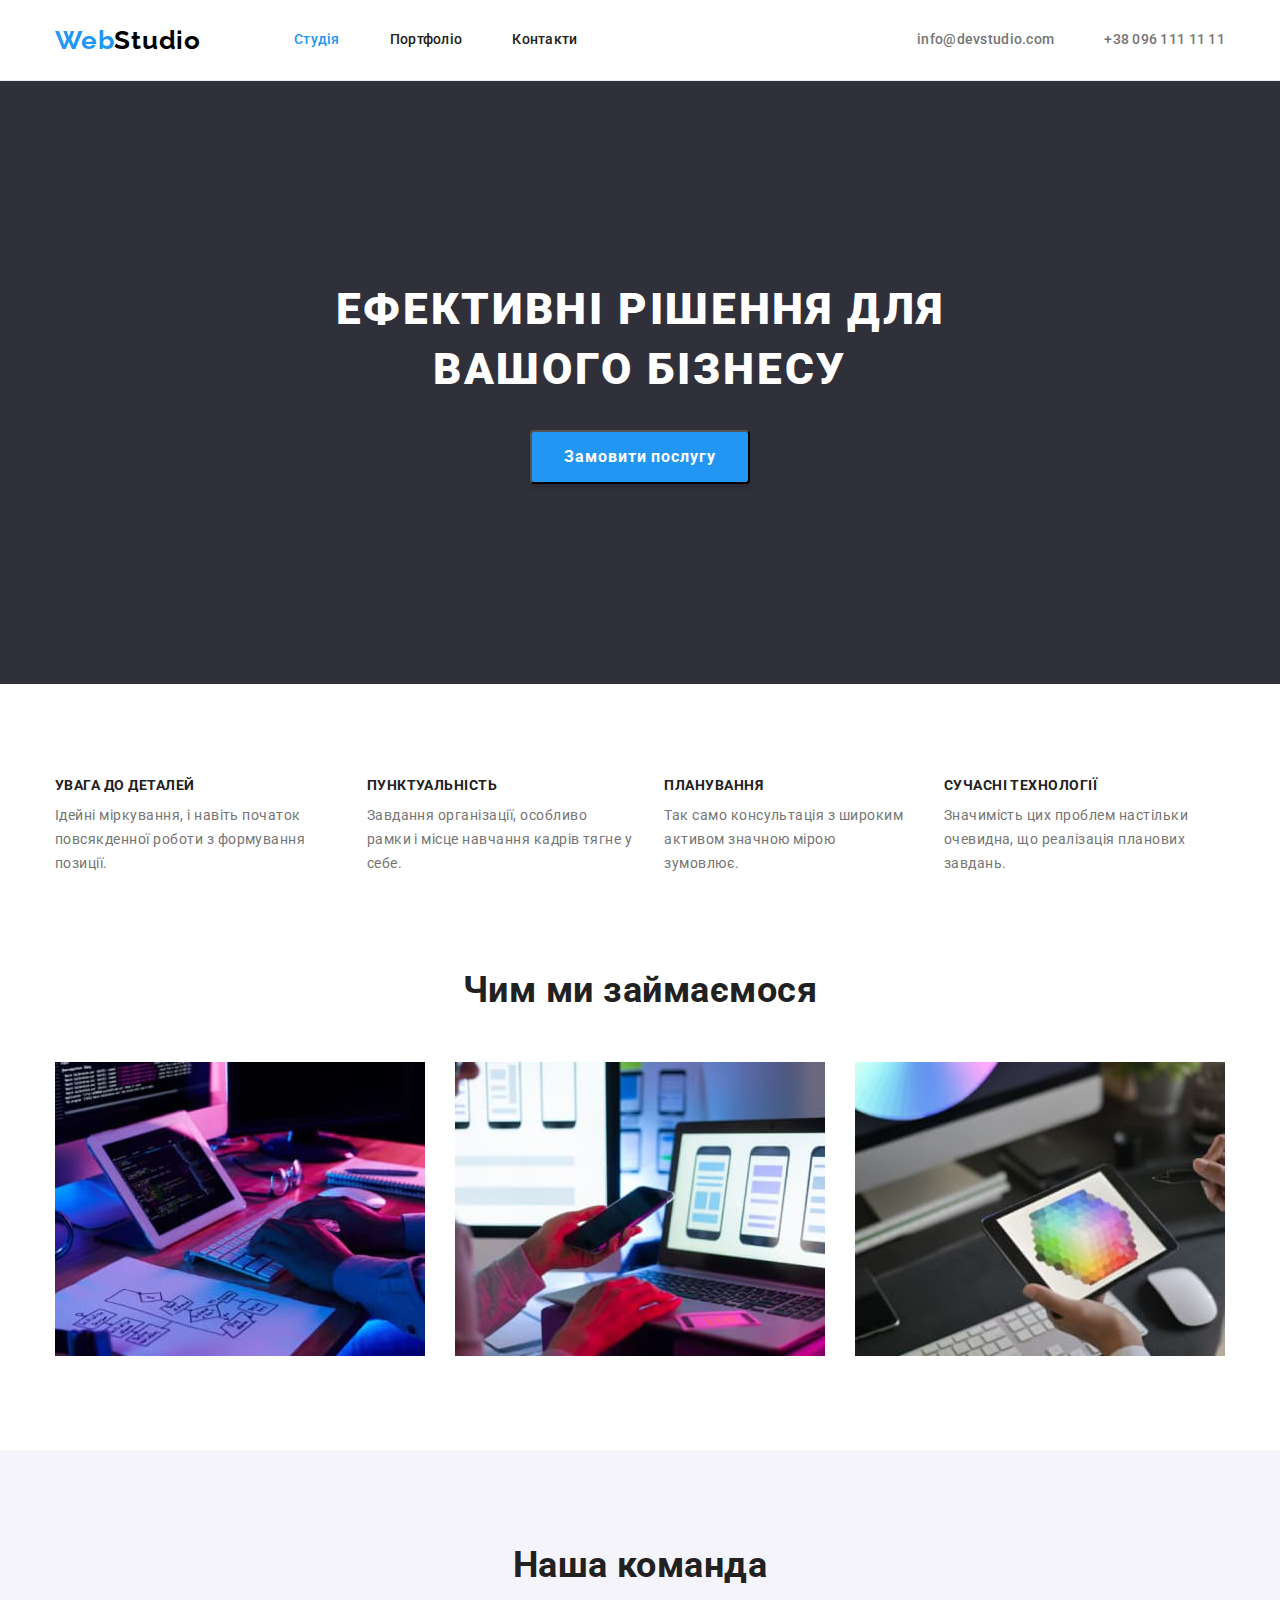
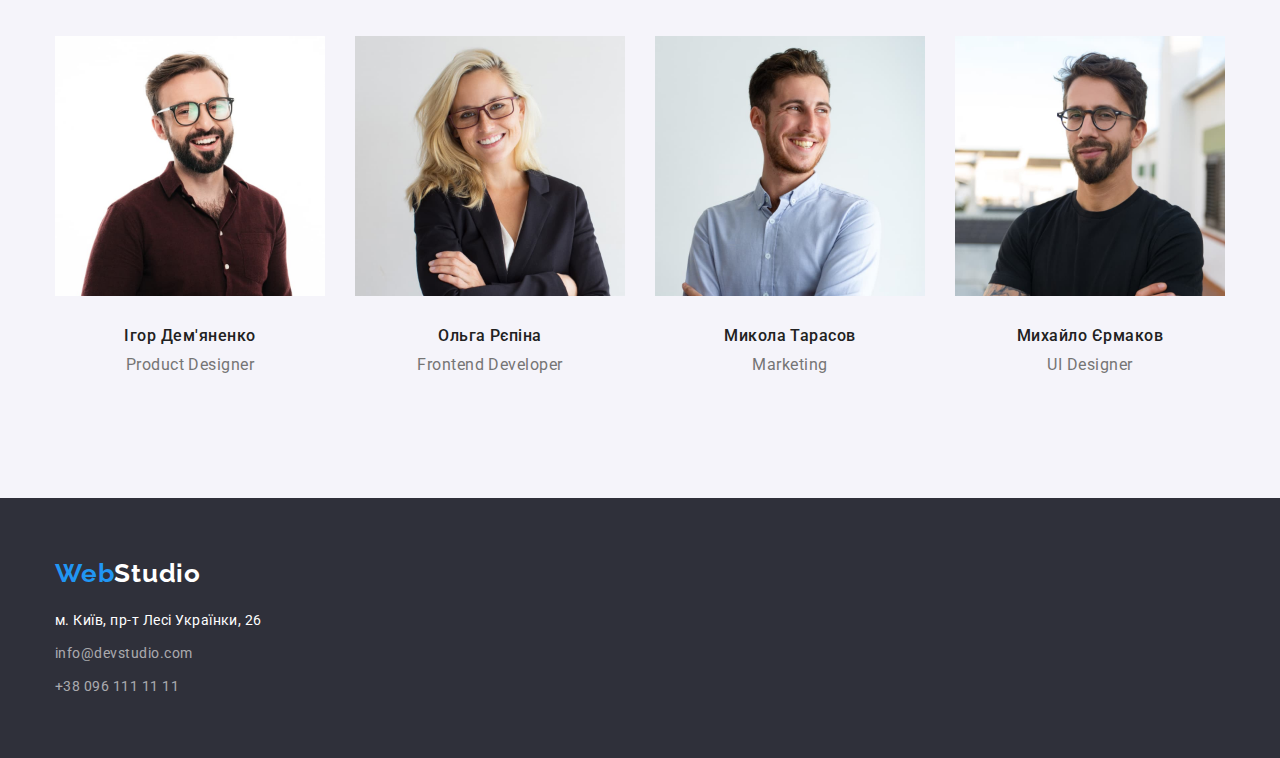
<file: index.html>
<!DOCTYPE html>
<html lang="en">

<head>
    <meta charset="UTF-8">
    <meta http-equiv="X-UA-Compatible" content="IE=edge">
    <meta name="viewport" content="width=device-width, initial-scale=1.0">
    <title>Web Studio</title>
    <link rel="preconnect" href="https://fonts.googleapis.com">
    <link rel="preconnect" href="https://fonts.gstatic.com" crossorigin>
    <link
        href="https://fonts.googleapis.com/css2?family=Raleway:wght@700&family=Roboto:wght@400;500;700;900&display=swap"
        rel="stylesheet">
    <link rel="stylesheet" href="https://cdnjs.cloudflare.com/ajax/libs/modern-normalize/1.0.0/modern-normalize.min.css" />
    <link rel="stylesheet" href="./css/styles.css">
</head>

<body>
    <header>
        <div class="container main-nav">
            <a href="./index.html" class="logo"><span>Web</span>Studio</a>
            <nav>
                <ul class="box">
                    <li class="item"><a href="./index.html" class="site-nav current">Студія</a></li>
                    <li class="item"><a href="./portfolio.html" class="site-nav">Портфоліо</a></li>
                    <li class="item"><a href="" class="site-nav">Контакти</a></li>
                </ul>
            </nav>
            <ul class="contact-box">
                <li class="item"><a href="mailto:info@devstudio.com" class="contacts">info@devstudio.com</a></li>
                <li class="item"><a href="tel:+380961111111" class="contacts">+38 096 111 11 11</a></li>
            </ul>
        </div>
    </header>

    <main>
        <!-- hero -->
        <section class="hero">
            <div class="container">
                <h1 class="hero-title">Ефективні рішення для <br />вашого бізнесу</h1>
                <button type="button" class="hero-button">Замовити послугу</button>
            </div>
        </section>

        <!-- our advantages -->
        <section class="advantages">
            <div class="container">
                <ul class="section advant-box">
                    <li class="item">
                        <h3 class="advantage-item-title">Увага до деталей</h3>
                        <p class="text">Ідейні міркування, і навіть початок повсякденної роботи з формування позиції.</p>
                    </li>
                    <li class="item">
                        <h3 class="advantage-item-title">Пунктуальність</h3>
                        <p class="text">Завдання організації, особливо рамки і місце навчання кадрів тягне у себе.</p>
                    </li>
                    <li class="item">
                        <h3 class="advantage-item-title">Планування</h3>
                         <p class="text">Так само консультація з широким активом значною мірою зумовлює.</p>
                    </li>
                    <li class="item">
                        <h3 class="advantage-item-title">Сучасні технології</h3>
                        <p class="text">Значимість цих проблем настільки очевидна, що реалізація планових завдань.</p>
                 </li>
             </ul>
            </div>
        </section>
        <section class="activities">
            <div class="container">
                <h2 class="do-title">Чим ми займаємося</h2>
                <ul class="do-box">
                    <li class="item">
                        <img src="./images/desktop-solutions.jpg" alt="Десктопні рішення" width="370" height="294" />
                    </li>
                    <li class="item">
                        <img src="./images/mobile-applications.jpg" alt="Мобільні додатки" width="370" height="294" />
                    </li>
                    <li class="item">
                        <img src="./images/design-solutions.jpg" alt="Дизайнерські рішення" width="370" height="294" />
                    </li>
                </ul>            
            </div>
        </section>
        <section class="team">
            <div class="container">
                <h2 class="team-title">Наша команда</h2>
                <ul class="team-box">
                    <li class="item">
                        <img class="team-member" src="./images/igor-demianenko.jpg" alt="Ігор Дем'яненко" width="270" height="260" />
                        <h3 class="card">Ігор Дем'яненко</h3>
                        <p class="text">Product Designer</p>
                    </li>
                    <li class="item">
                        <img class="team-member" src="./images/olga-repina.jpg" alt="Ольга Рєпіна" width="270" height="260" />
                        <h3 class="card">Ольга Рєпіна</h3>
                        <p class="text">Frontend Developer</p>
                    </li>
                    <li class="item">
                        <img class="team-member" src="./images/mikola-tarasov.jpg" alt="Микола Тарасов" width="270" height="260" />
                        <h3 class="card">Микола Тарасов</h3>
                        <p class="text">Marketing</p>
                    </li>
                    <li class="item">
                        <img class="team-member" src="./images/mikhailo-ermakov.jpg" alt="Михайло Єрмаков" width="270" height="260" />
                        <h3 class="card">Михайло Єрмаков</h3>
                        <p class="text">UI Designer</p>
                    </li>
                </ul>            
            </div>
        </section>
    </main>
    <footer>
        <div class="container">
            <a href="./index.html" class="logo"><span>Web</span>Studio</a>
            <address class="adds">
                <ul>
                    <li class="item">
                        <a href="https://www.google.com.ua/maps" class="contacts" target="_blank" rel="noopener noreferrer">м. Київ,
                            пр-т Лесі Українки, 26</a>
                    </li>
                    <li class="item">
                        <a href="mailto:info@devstudio.com" class="contacts email">info@devstudio.com</a>
                    </li>
                    <li class="item">
                        <a href="tel:+380961111111" class="contacts phone">+38 096 111 11 11</a>
                    </li>
                </ul>
            </address>
        </div>
    </footer>
</body>

</html>
</file>
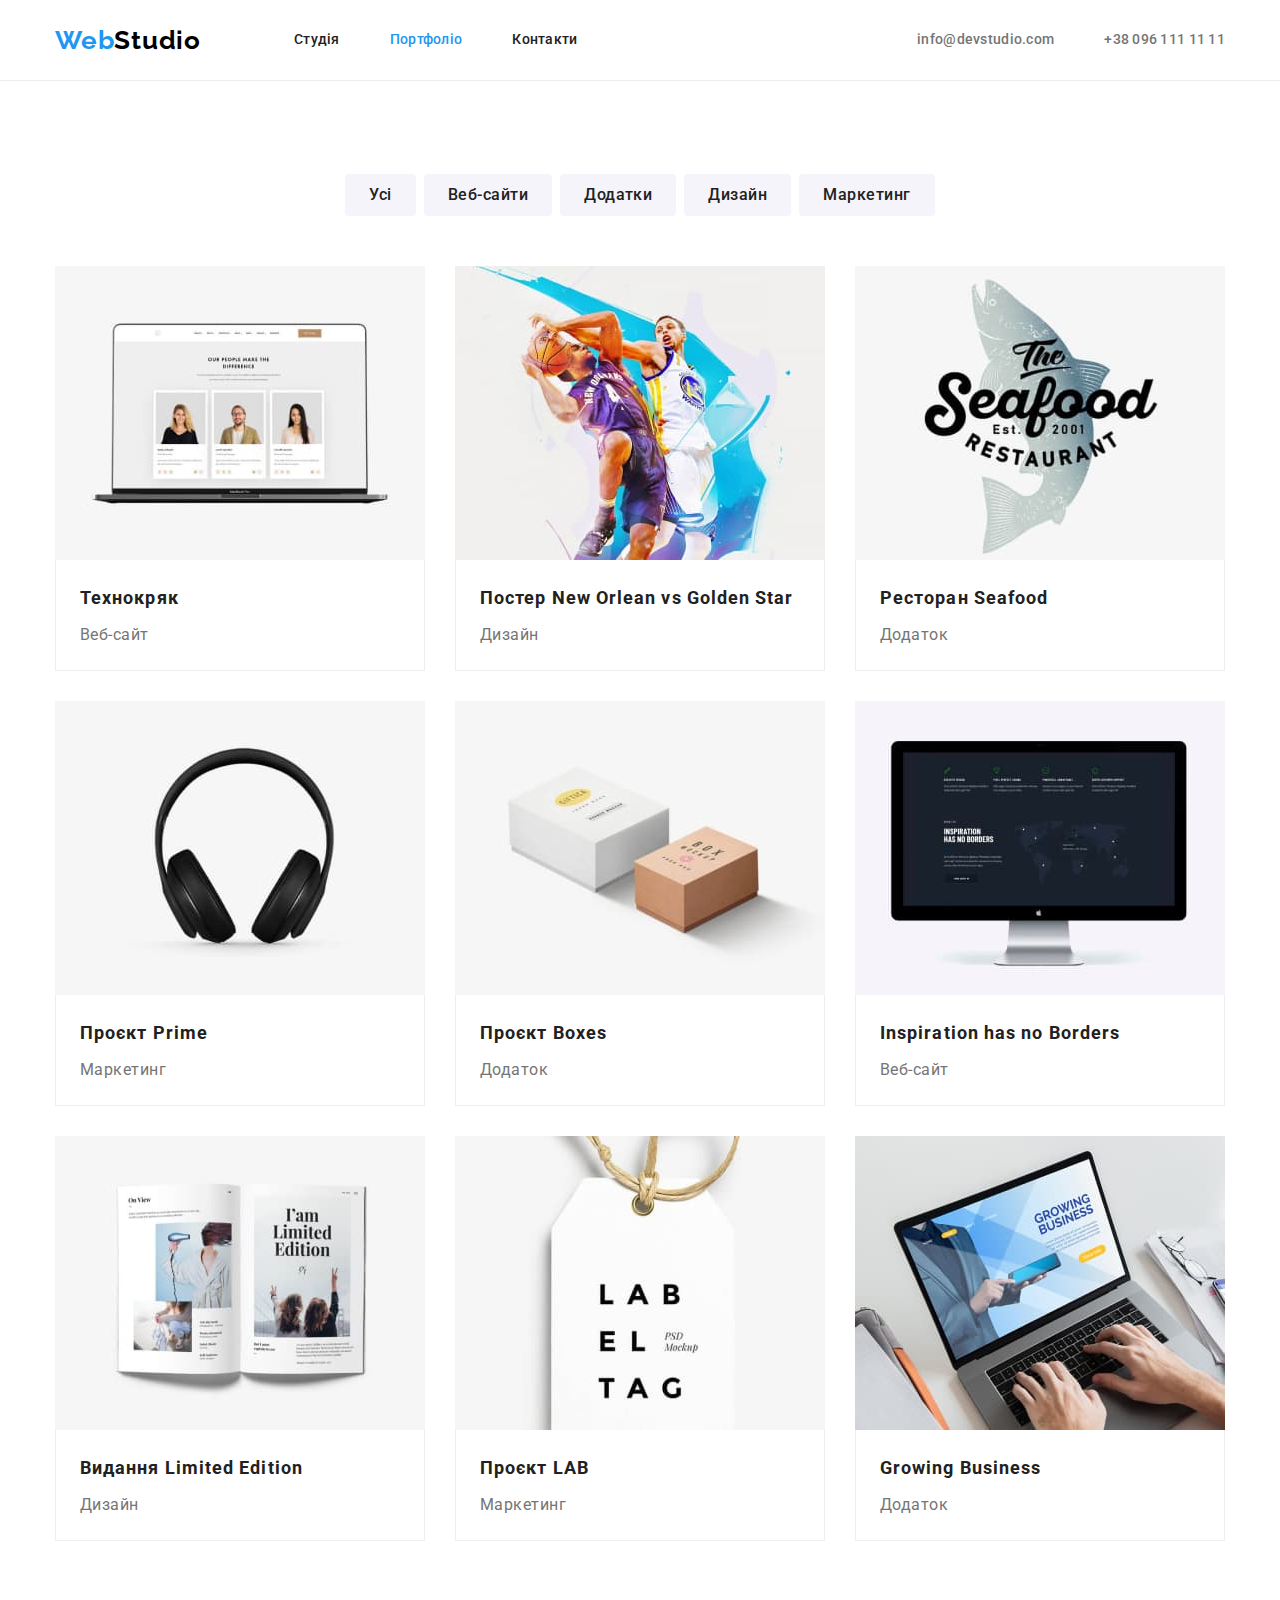
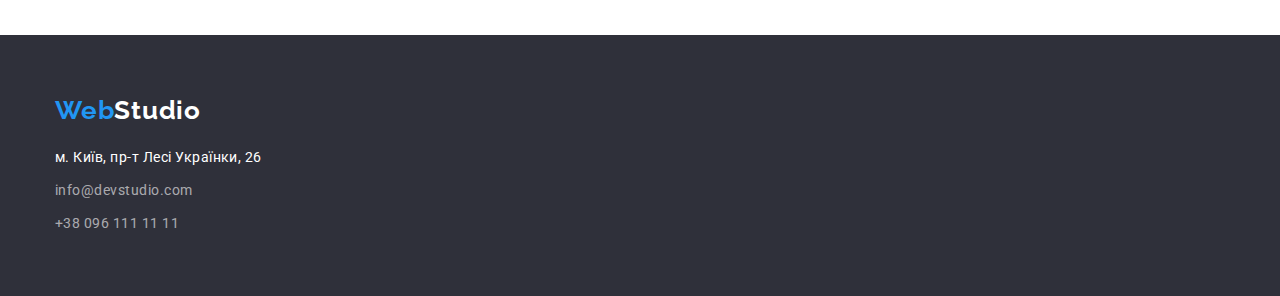
<file: portfolio.html>
<!DOCTYPE html>
<html lang="en">
<head>
    <meta charset="UTF-8">
    <meta http-equiv="X-UA-Compatible" content="IE=edge">
    <meta name="viewport" content="width=device-width, initial-scale=1.0">
    <title>Portfolio</title>
    <link rel="preconnect" href="https://fonts.googleapis.com">
    <link rel="preconnect" href="https://fonts.gstatic.com" crossorigin>
    <link href="https://fonts.googleapis.com/css2?family=Raleway:wght@700&family=Roboto:wght@400;500;700;900&display=swap" rel="stylesheet">
    <link rel="stylesheet" href="https://cdnjs.cloudflare.com/ajax/libs/modern-normalize/1.0.0/modern-normalize.min.css" />
    <link rel="stylesheet" href="./css/styles.css">
</head>
<body>
    <header>
        <div class="container main-nav">
            <a href="./index.html" class="logo"><span>Web</span>Studio</a>
            <nav>
                <ul class="box">
                    <li class="item"><a href="./index.html" class="site-nav">Студія</a></li>
                    <li class="item"><a href="./portfolio.html" class="site-nav current">Портфоліо</a></li>
                    <li class="item"><a href="" class="site-nav">Контакти</a></li>
                </ul>
            </nav>
            <ul class="contact-box">
                <li class="item"><a href="mailto:info@devstudio.com" class="contacts">info@devstudio.com</a></li>
                <li class="item"><a href="tel:+380961111111" class="contacts">+38 096 111 11 11</a></li>
            </ul>
        </div>
    </header>
    
    <main>
        <section class="works">
            <div class="container">
                <h1></h1>
                <ul class="filters">
                    <li class="item"><button type="button" class="filter">Усі</button></li>
                    <li class="item"><button type="button" class="filter">Веб-сайти</button></li>
                    <li class="item"><button type="button" class="filter">Додатки</button></li>
                    <li class="item"><button type="button" class="filter">Дизайн</button></li>
                    <li class="item"><button type="button" class="filter">Маркетинг</button></li>
                </ul>
                <ul class="work">
                    <li class="item"><a href="">
                        <img src="./images/technokryak.jpg" alt="Технокряк" width="370" height="294" />
                            <div class="work-info">
                                <h2 class="topic">Технокряк</h2>
                                <p class="type-of-work">Веб-сайт</p>
                            </div>
                        </a></li>
                    <li class="item"><a href="">
                            <img src="./images/poster-new-orlean-vs-golden-star.jpg" alt="Постер New Orlean vs Golden Star" width="370" height="294" />
                            <div class="work-info">
                                <h2 class="topic">Постер New Orlean vs Golden Star</h2>
                                <p class="type-of-work">Дизайн</p>
                            </div>
                            </a></li>
                    <li class="item"><a href="">
                            <img src="./images/restaurant-seafood.jpg" alt="Ресторан Seafood" width="370" height="294" />
                            <div class="work-info">
                                <h2 class="topic">Ресторан Seafood</h2>
                                <p class="type-of-work">Додаток</p>
                            </div>
                        </a></li>
                    <li class="item"><a href="">
                            <img src="./images/project-prime.jpg" alt="Проєкт Prime" width="370" height="294" />
                            <div class="work-info">
                                <h2 class="topic">Проєкт Prime</h2>
                                <p class="type-of-work">Маркетинг</p>
                            </div>
                        </a></li>
                    <li class="item"><a href="">
                            <img src="./images/project-boxes.jpg" alt="Проєкт Boxes" width="370" height="294" />
                            <div class="work-info">
                                <h2 class="topic">Проєкт Boxes</h2>
                                <p class="type-of-work">Додаток</p>
                            </div>
                        </a></li>
                    <li class="item"><a href="">
                            <img src="./images/inspiration-has-no-borders.jpg" alt="Inspiration has no Borders" width="370"
                                height="294" />
                            <div class="work-info">
                                <h2 class="topic">Inspiration has no Borders</h2>
                                <p class="type-of-work">Веб-сайт</p>
                            </div>
                        </a></li>
                    <li class="item"><a href="">
                            <img src="./images/magazine-limited-edition.jpg" alt="Видання Limited Edition" width="370"
                                height="294" />
                            <div class="work-info">
                                <h2 class="topic">Видання Limited Edition</h2>
                                <p class="type-of-work">Дизайн</p>
                            </div>
                        </a></li>
                    <li class="item"><a href="">
                            <img src="./images/project-lab.jpg" alt="Проєкт LAB" width="370" height="294" />
                            <div class="work-info">
                                <h2 class="topic">Проєкт LAB</h2>
                                <p class="type-of-work">Маркетинг</p>
                            </div>
                        </a></li>
                    <li class="item"><a href="">
                            <img src="./images/growing-business.jpg" alt="Growing Business" width="370" height="294" />
                            <div class="work-info">
                                <h2 class="topic">Growing Business</h2>
                                <p class="type-of-work">Додаток</p>
                            </div>
                        </a></li>
                </ul>
            </div>
        </section>
    </main>
    <footer>
        <div class="container">
            <a href="./index.html" class="logo"><span>Web</span>Studio</a>
            <address class="adds">
                <ul>
                    <li class="item">
                        <a href="https://www.google.com.ua/maps" class="contacts" target="_blank" rel="noopener noreferrer">м. Київ,
                            пр-т Лесі Українки, 26</a>
                    </li>
                    <li class="item">
                        <a href="mailto:info@devstudio.com" class="contacts email">info@devstudio.com</a>
                    </li>
                    <li class="item">
                        <a href="tel:+380961111111" class="contacts phone">+38 096 111 11 11</a>
                    </li>
                </ul>
            </address>
        </div>
    </footer>
</body>
</html>
</file>
<file: css/styles.css>
:root {
    --primary-color:#212121;
    --primary-background-color: #fff;
    --secondary-color: #757575;
    --secondary-background-color: #F5F4FA;
    --logo-color: #2196F3;
    --footer-background-color: #2F303A;
    --footer-contact-color: rgba(255, 255, 255, .6);
}
a {
    text-decoration: none;
}
h1,
h2,
h3,
p,
ul,
li,
a {
    margin: 0;
    border-width:  0;
    padding: 0;
}
ul {
    list-style-type: none;
}
.container {
    width: 1200px;
    padding-left: 15px;
    padding-right: 15px;
    margin-left: auto;
    margin-right: auto;
}
body {
    color: var(--primary-color);
    background-color: var(--primary-background-color);
    font-family: Roboto, sans-serif;
    font-weight: 400;
    letter-spacing: 0.03em;

}
header {
outline: 1px solid #ECECEC;
}
.site-nav,
header .contacts {
    display: block;
    padding-top: 32px;
    padding-bottom: 32px;

    color: inherit;
    font-weight: 500;
    font-size: 14px;
    line-height: 1.14;
    letter-spacing: 0.02em;
}
.logo {
    margin-right: 93px;
    
    color: var(--primary-background-color);
    font-family: Raleway, sans-serif;
    font-weight: 700;
    font-size: 26px;
    line-height: 1.19;
    letter-spacing: 0.03em;
}
header .logo{
    color: #000;
}
.box {
    display: flex;
}
.box .item + .item,
.contact-box .item + .item {
    margin-left: 50px;
}
.contact-box {
    display: flex;
    margin-left: auto;
}

.main-nav {
    display: flex;
    align-items: center;
}
footer,
.hero {
    background-color: var(--footer-background-color);  
}
.hero button,
.filter:hover,
.filter:focus {
    color: var(--primary-background-color);
    background-color: var(--logo-color);
}
.hero {
    padding: 200px 0;
    text-align: center;
}
.hero-title {
    margin-bottom: 30px;

    color: var(--primary-background-color);
    font-weight: 900;
    font-size: 44px;
    line-height: 1.36;
    letter-spacing: 0.06em;
    text-transform: uppercase;
}

.hero-button {   
    border-radius: 4px;
    box-shadow: 0px 4px 4px rgba(0, 0, 0, 0.15);
    min-width: 216px;
    padding: 10px 32px;

    font-weight: 700;
    font-size: 16px;
    line-height: 1.88;
    letter-spacing: 0.06em;
}
.advantages,
.works {
    padding-top: 94px;
    padding-bottom: 94px;
}

.activities {
    padding-bottom: 94px;
}
.advantage-item-title {
    margin-bottom: 10px;

    font-weight: 700;
    font-size: 14px;
    line-height: 1.14;
    text-transform: uppercase;
}
.advantages .text {
    font-size: 14px;
    line-height: 1.71;
}
.advant-box {
    display: flex;
}

.advant-box .item {
    width: calc((100%-90px)/4);
}

.advant-box .item+.item {
    margin-left: 30px;
}

.text,
.type-of-work,
header .contacts {
    color: var(--secondary-color);
}

.do-box {
    display: flex;
}
.do-box .item + .item {
    margin-left: 30px;
}
.team {
    padding-top: 94px;
    padding-bottom: 94px;
}
.do-title,
.team-title {
    margin-bottom: 50px;
    font-weight: 700;
    font-size: 36px;
    line-height: 1.17;
    text-align: center;
}
.team .card {
    font-weight: 500;
    font-size: 16px;
    line-height: 1.19;
    text-align: center;
    margin-bottom: 10px;
}
.team .text {
    font-weight: 400;
    font-size: 16px;
    line-height: 1.19;
    text-align: center;
}
.team-member {
    margin-bottom: 30px;
}
.team-box {
    display: flex;
}
.team-box .item + .item {
    margin-left: 30px;
}
.team-box .item {
    border-bottom-left-radius: 4px;
    border-bottom-right-radius: 4px;
    padding-bottom: 30px;
}
span,
.current, 
.site-nav:hover,
.site-nav:focus,
.site-nav:active,
.contacts:focus,
.contacts:hover,
.contacts:active,
.contacts.email:hover,
.contacts.phone:hover,
.contacts.email:active,
.contacts.phone:active,
.contacts.email:focus,
.contacts.phone:focus {
    color: var(--logo-color);
}

.contacts.email,
.contacts.phone {
    color: var(--footer-contact-color);
}

.team {
    background-color: var(--secondary-background-color);
}
.filters {
    display: flex;
    margin-bottom: 50px;
    justify-content: center;
}
.filters .item + .item {
    margin-left: 8px;
}

.filter {
    padding: 6px 22px;

    color: inherit;
    background-color: var(--secondary-background-color);
    font-weight: 500;
    font-size: 16px;
    line-height: 1.62;
    letter-spacing: 0.03em
}

.filters button {
    border-color: transparent;
    border-radius: 4px;
}
.work-info {
    padding: 20px 24px;
    border: 1px solid #EEE;
    border-top: 0;
}

.work-info .topic {
    color: var(--primary-color);
    font-weight: 700;
    font-size: 18px;
    line-height: 2;
    letter-spacing: 0.06em;
    margin-bottom: 4px;
} 
.item img {
    display: block;
}
.type-of-work {
    font-size: 16px;
    line-height: 1.88;
}
.work {
    display: flex;
    flex-wrap: wrap;
}
.work .item {
    margin-right: 30px;
    margin-bottom: 30px;
}
.work .item:nth-child(3n) {
    margin-right: 0;
}
.work .item:nth-child(n+7) {
    margin-bottom: 0;
}

.filter:hover,
.filter:focus {
    padding-left: 25px;
    padding-right: 25px;
}
.hero-button,
.filter {
    cursor: pointer;
}
footer .contacts {
    color: var(--primary-background-color);
    font-style: normal;
    font-size: 14px;
    line-height: 1.71;
}
.adds {
    margin-top: 20px;
}
.adds .item {
    margin-bottom: 9px;
} 
.adds .item:last-child {
    margin-bottom: 0;
}
footer {
    padding-top: 60px;
    padding-bottom: 60px;
}
</file>
